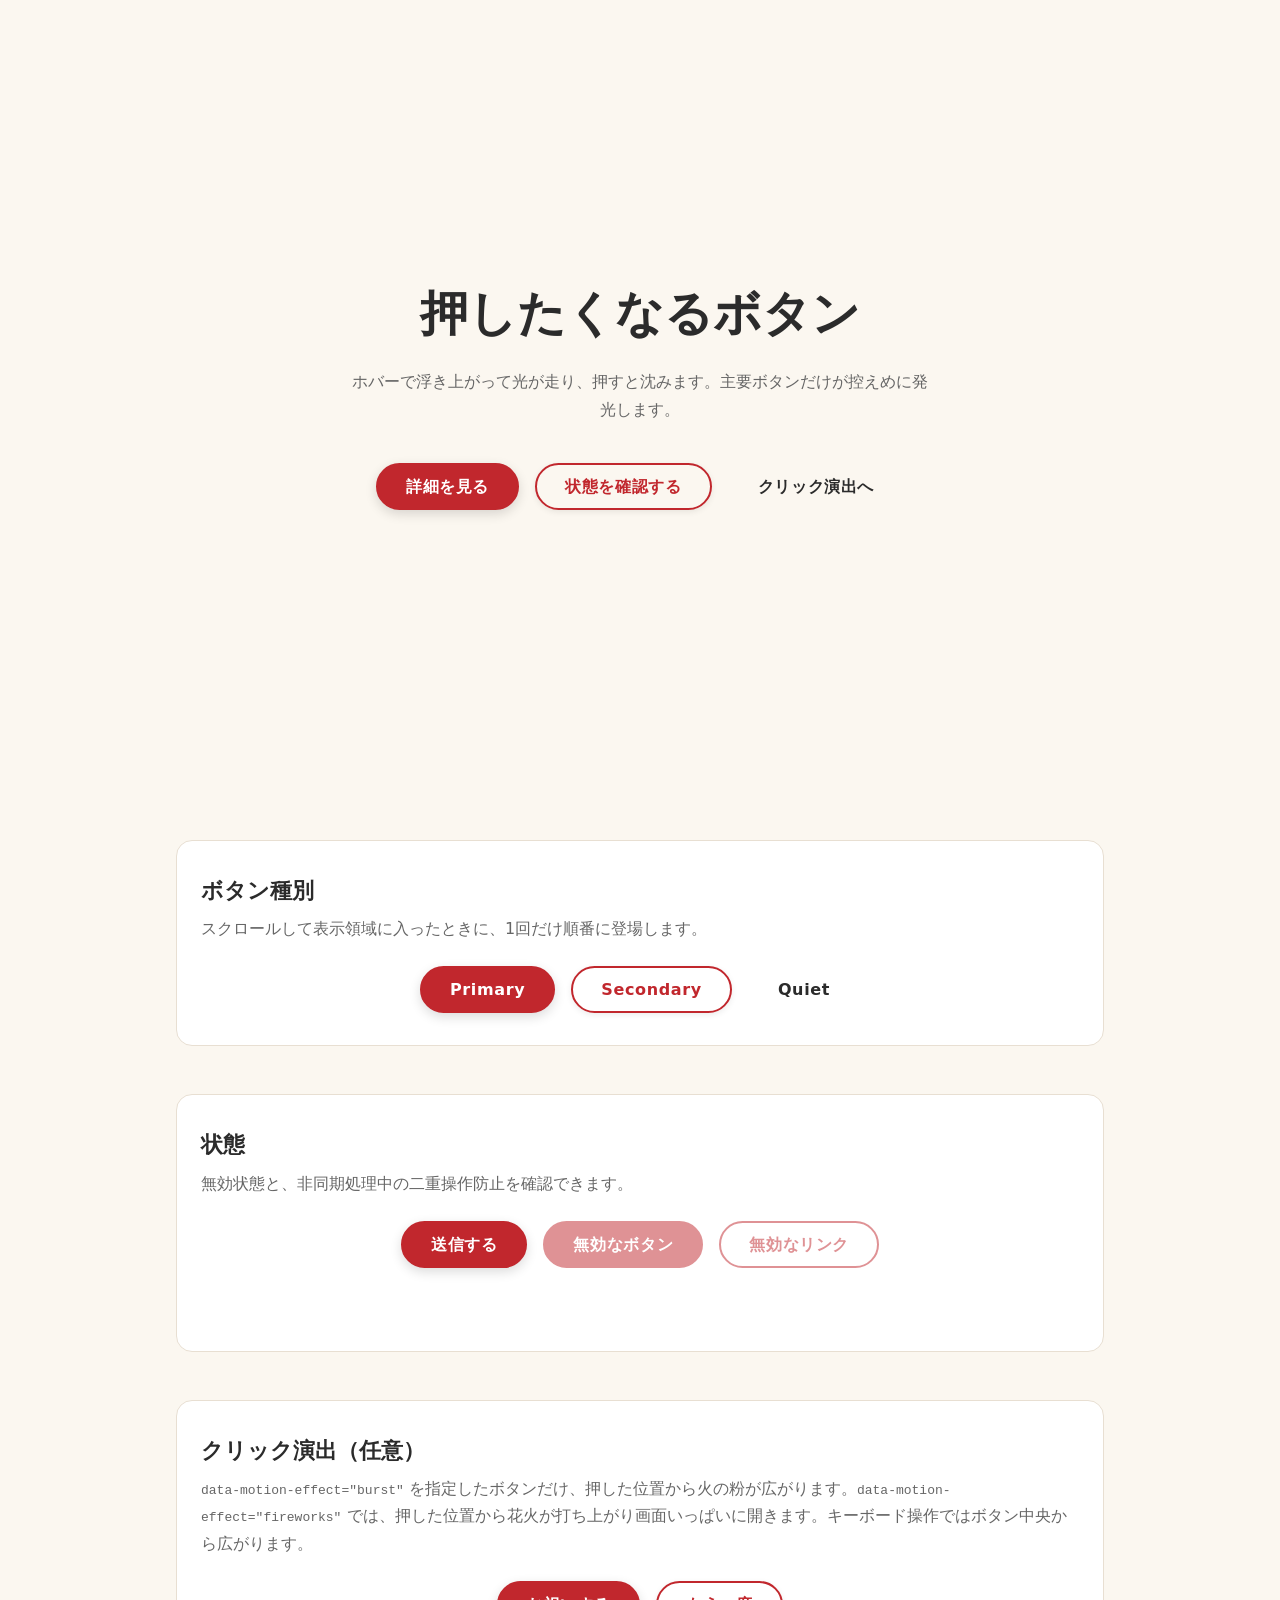
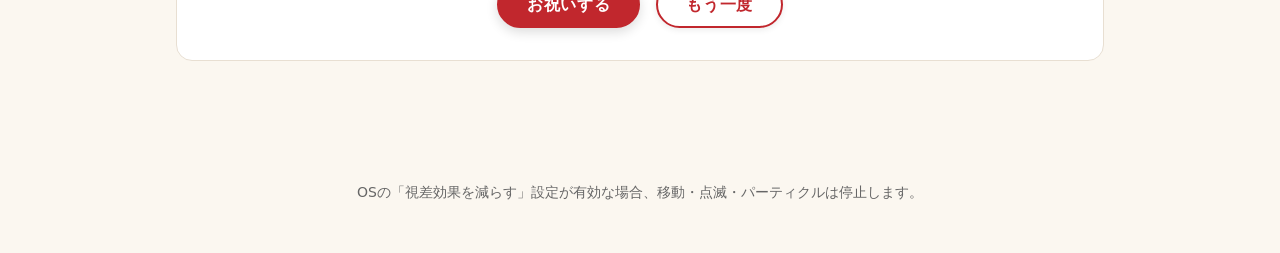
<file: hp_sample01/index.html>
<!doctype html>
<html lang="ja">
<head>
  <meta charset="utf-8">
  <meta name="viewport" content="width=device-width, initial-scale=1">
  <title>ボタン操作アニメーション</title>
  <link rel="stylesheet" href="assets/styles/button-motion.css">
  <!-- 登場前の非表示を JS 有効時だけ適用するため、head で同期読み込みする -->
  <script src="assets/scripts/button-motion.js"></script>
  <style>
    :root {
      --page-bg: #fbf7f0;
      --page-surface: #fff;
      --page-text: #2b2b2b;
      --page-muted: #666;
      --page-line: #e8dfd2;
    }

    *,
    *::before,
    *::after {
      box-sizing: border-box;
    }

    body {
      margin: 0;
      background: var(--page-bg);
      color: var(--page-text);
      font-family: system-ui, -apple-system, "Hiragino Sans", "Noto Sans JP", "Yu Gothic UI", sans-serif;
      line-height: 1.7;
    }

    main {
      max-width: 960px;
      margin: 0 auto;
      padding: 0 16px 96px;
    }

    .hero {
      display: grid;
      min-height: 88vh;
      place-content: center;
      text-align: center;
    }

    .hero h1 {
      margin: 0 0 .5em;
      font-size: clamp(1.8rem, 6vw, 3rem);
      line-height: 1.3;
    }

    .hero p {
      margin: 0 auto 2.5em;
      max-width: 36em;
      color: var(--page-muted);
    }

    .actions {
      display: flex;
      flex-wrap: wrap;
      gap: 16px;
      justify-content: center;
      align-items: center;
    }

    section.panel {
      margin-top: 48px;
      padding: 32px 24px;
      background: var(--page-surface);
      border: 1px solid var(--page-line);
      border-radius: 16px;
    }

    section.panel h2 {
      margin: 0 0 .25em;
      font-size: 1.35rem;
    }

    section.panel > p {
      margin: 0 0 1.5em;
      color: var(--page-muted);
    }

    .status {
      min-height: 1.7em;
      margin: 1em 0 0;
      text-align: center;
      font-weight: 700;
    }

    footer {
      padding: 24px 16px 48px;
      text-align: center;
      color: var(--page-muted);
      font-size: .875rem;
    }

    @media (max-width: 480px) {
      .actions .motion-btn {
        width: 100%;
      }
    }
  </style>
</head>
<body>
  <main>
    <header class="hero">
      <h1>押したくなるボタン</h1>
      <p>ホバーで浮き上がって光が走り、押すと沈みます。主要ボタンだけが控えめに発光します。</p>
      <div class="actions" data-motion-group>
        <a class="motion-btn motion-btn--primary" href="#variants">詳細を見る</a>
        <a class="motion-btn motion-btn--secondary" href="#states">状態を確認する</a>
        <a class="motion-btn motion-btn--quiet" href="#burst">クリック演出へ</a>
      </div>
    </header>

    <section class="panel" id="variants" aria-labelledby="variants-title">
      <h2 id="variants-title">ボタン種別</h2>
      <p>スクロールして表示領域に入ったときに、1回だけ順番に登場します。</p>
      <div class="actions" data-motion-group>
        <button class="motion-btn motion-btn--primary" type="button" data-motion-pulse="off">Primary</button>
        <button class="motion-btn motion-btn--secondary" type="button">Secondary</button>
        <button class="motion-btn motion-btn--quiet" type="button">Quiet</button>
      </div>
    </section>

    <section class="panel" id="states" aria-labelledby="states-title">
      <h2 id="states-title">状態</h2>
      <p>無効状態と、非同期処理中の二重操作防止を確認できます。</p>
      <div class="actions" data-motion-group>
        <button class="motion-btn motion-btn--primary" type="button" id="submit-demo" data-motion-pulse="off">送信する</button>
        <button class="motion-btn motion-btn--primary" type="button" data-motion-pulse="off" disabled>無効なボタン</button>
        <a class="motion-btn motion-btn--secondary" href="#states" aria-disabled="true">無効なリンク</a>
      </div>
      <p class="status" id="submit-status" aria-live="polite"></p>
    </section>

    <section class="panel" id="burst" aria-labelledby="burst-title">
      <h2 id="burst-title">クリック演出（任意）</h2>
      <p><code>data-motion-effect="burst"</code> を指定したボタンだけ、押した位置から火の粉が広がります。<code>data-motion-effect="fireworks"</code> では、押した位置から花火が打ち上がり画面いっぱいに開きます。キーボード操作ではボタン中央から広がります。</p>
      <div class="actions" data-motion-group>
        <button class="motion-btn motion-btn--primary" type="button" data-motion-effect="fireworks" data-motion-pulse="off">お祝いする</button>
        <button class="motion-btn motion-btn--secondary" type="button" data-motion-effect="burst">もう一度</button>
      </div>
    </section>
  </main>

  <footer>
    OSの「視差効果を減らす」設定が有効な場合、移動・点滅・パーティクルは停止します。
  </footer>

  <script>
    (function () {
      var button = document.getElementById('submit-demo');
      var status = document.getElementById('submit-status');

      button.addEventListener('click', async function () {
        ButtonMotion.setLoading(button, true);
        status.textContent = '送信しています…';
        try {
          await new Promise(function (resolve) { setTimeout(resolve, 1800); });
          status.textContent = '送信が完了しました。';
        } finally {
          ButtonMotion.setLoading(button, false);
        }
      });
    })();
  </script>
</body>
</html>
</file>
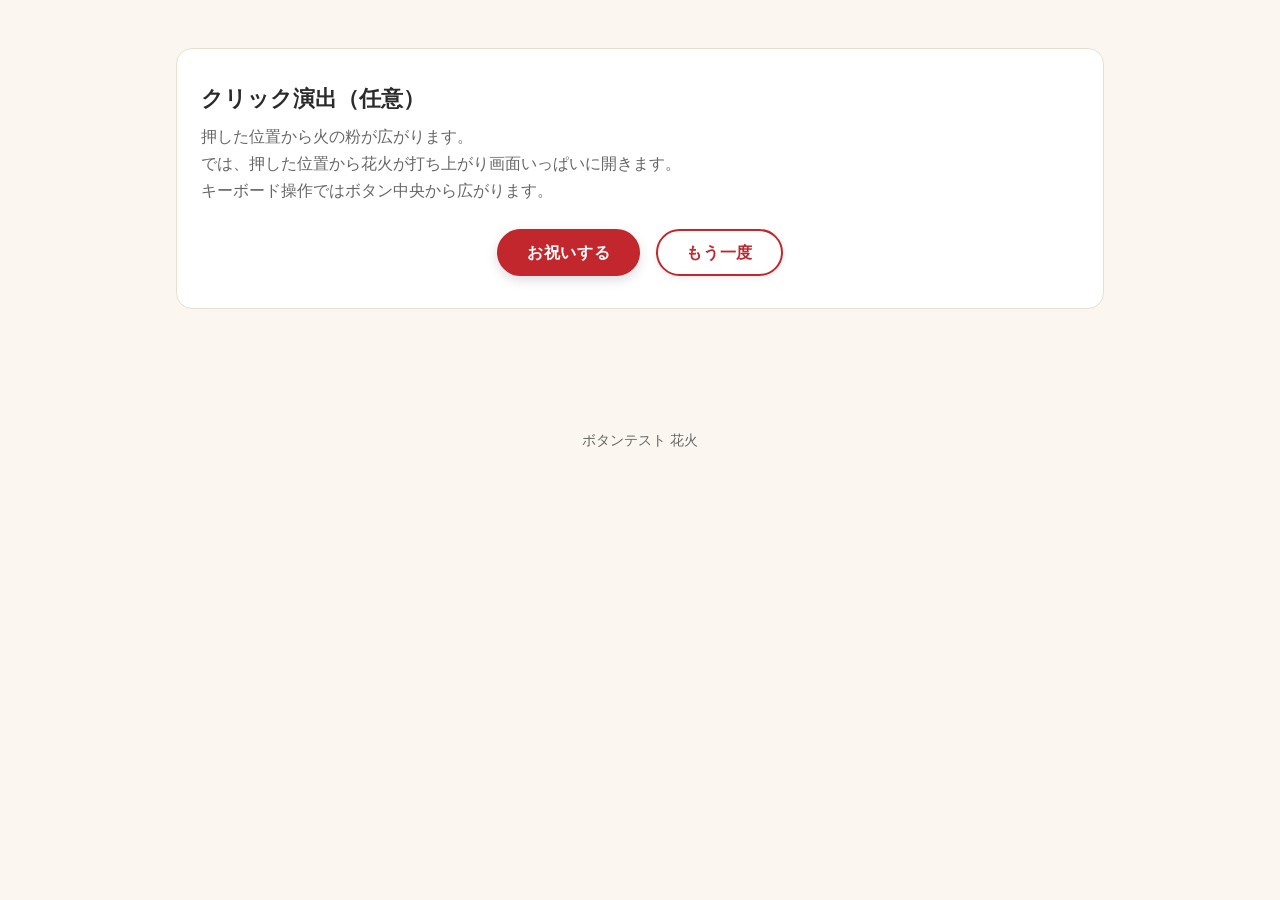
<file: hp_sample01/index2.html>
<!doctype html>
<html lang="ja">
  <head>
    <meta charset="utf-8" />
    <meta name="viewport" content="width=device-width, initial-scale=1" />
    <title>ボタン操作アニメーション</title>
    <link rel="stylesheet" href="assets/styles/button-motion.css" />
    <!-- 登場前の非表示を JS 有効時だけ適用するため、head で同期読み込みする -->
    <script src="assets/scripts/button-motion.js"></script>
    <style>
      :root {
        --page-bg: #fbf7f0;
        --page-surface: #fff;
        --page-text: #2b2b2b;
        --page-muted: #666;
        --page-line: #e8dfd2;
      }

      *,
      *::before,
      *::after {
        box-sizing: border-box;
      }

      body {
        margin: 0;
        background: var(--page-bg);
        color: var(--page-text);
        font-family:
          system-ui,
          -apple-system,
          "Hiragino Sans",
          "Noto Sans JP",
          "Yu Gothic UI",
          sans-serif;
        line-height: 1.7;
      }

      main {
        max-width: 960px;
        margin: 0 auto;
        padding: 0 16px 96px;
      }

      .hero {
        display: grid;
        min-height: 88vh;
        place-content: center;
        text-align: center;
      }

      .hero h1 {
        margin: 0 0 0.5em;
        font-size: clamp(1.8rem, 6vw, 3rem);
        line-height: 1.3;
      }

      .hero p {
        margin: 0 auto 2.5em;
        max-width: 36em;
        color: var(--page-muted);
      }

      .actions {
        display: flex;
        flex-wrap: wrap;
        gap: 16px;
        justify-content: center;
        align-items: center;
      }

      section.panel {
        margin-top: 48px;
        padding: 32px 24px;
        background: var(--page-surface);
        border: 1px solid var(--page-line);
        border-radius: 16px;
      }

      section.panel h2 {
        margin: 0 0 0.25em;
        font-size: 1.35rem;
      }

      section.panel > p {
        margin: 0 0 1.5em;
        color: var(--page-muted);
      }

      .status {
        min-height: 1.7em;
        margin: 1em 0 0;
        text-align: center;
        font-weight: 700;
      }

      footer {
        padding: 24px 16px 48px;
        text-align: center;
        color: var(--page-muted);
        font-size: 0.875rem;
      }

      @media (max-width: 480px) {
        .actions .motion-btn {
          width: 100%;
        }
      }
    </style>
  </head>
  <body>
    <main>
      <section class="panel" id="burst" aria-labelledby="burst-title">
        <h2 id="burst-title">クリック演出（任意）</h2>
        <p>
          押した位置から火の粉が広がります。<br />
          では、押した位置から花火が打ち上がり画面いっぱいに開きます。<br />
          キーボード操作ではボタン中央から広がります。
        </p>
        <div class="actions" data-motion-group>
          <button
            class="motion-btn motion-btn--primary"
            type="button"
            data-motion-effect="fireworks"
            data-motion-pulse="off"
          >
            お祝いする
          </button>
          <button
            class="motion-btn motion-btn--secondary"
            type="button"
            data-motion-effect="burst"
          >
            もう一度
          </button>
        </div>
      </section>
    </main>

    <footer>ボタンテスト 花火</footer>

    <script>
      (function () {
        var button = document.getElementById("submit-demo");
        var status = document.getElementById("submit-status");

        button.addEventListener("click", async function () {
          ButtonMotion.setLoading(button, true);
          status.textContent = "送信しています…";
          try {
            await new Promise(function (resolve) {
              setTimeout(resolve, 1800);
            });
            status.textContent = "送信が完了しました。";
          } finally {
            ButtonMotion.setLoading(button, false);
          }
        });
      })();
    </script>
  </body>
</html>
</file>
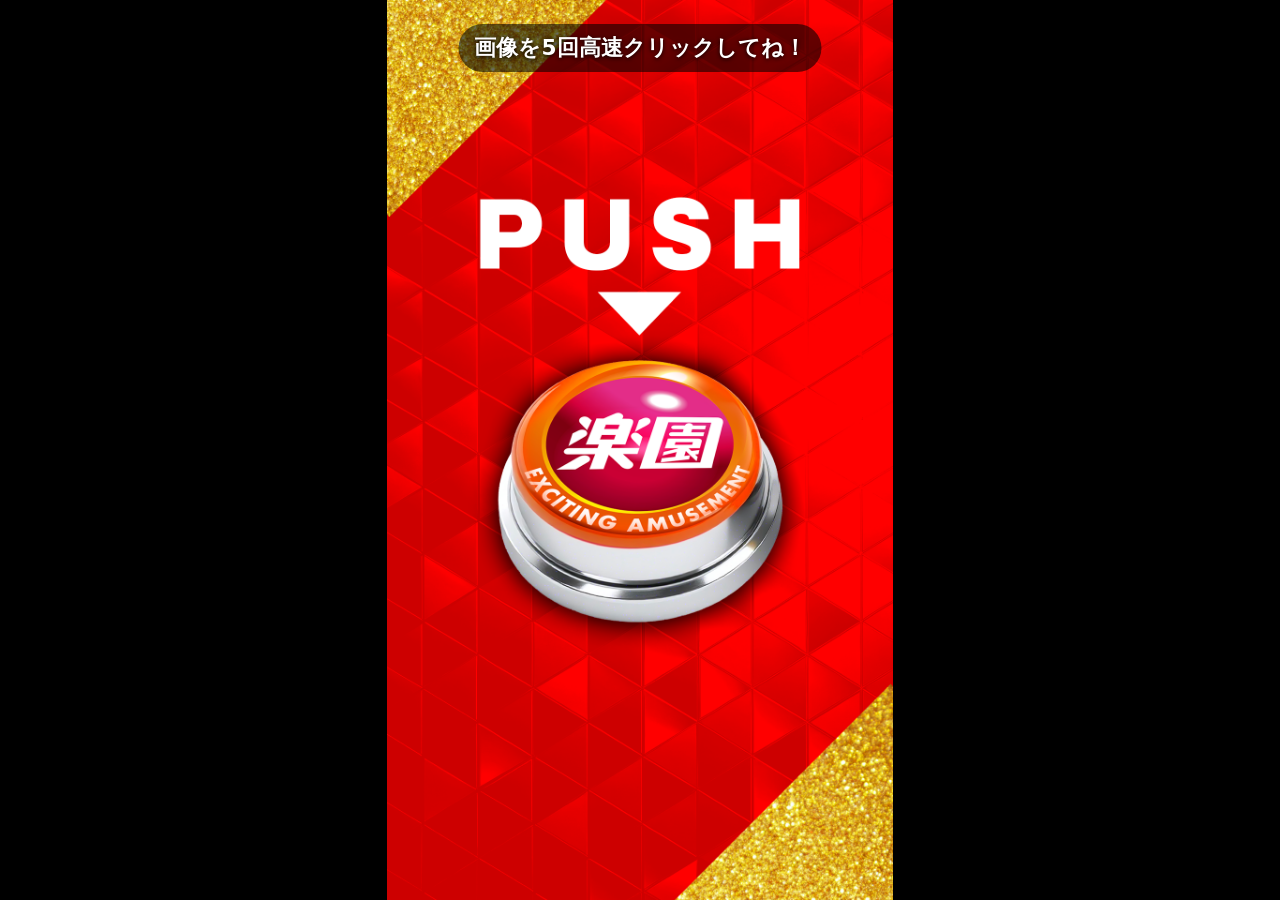
<file: hp_sample01/index3.html>
<!doctype html>
<html lang="ja">
  <head>
    <meta charset="utf-8" />
    <meta
      name="viewport"
      content="width=device-width, initial-scale=1, viewport-fit=cover"
    />
    <meta name="theme-color" content="#000000" />
    <title>スペシャルページ</title>
    <link rel="stylesheet" href="css/style.css" />
  </head>
  <body>
    <main
      class="page"
      id="click-area"
      role="button"
      tabindex="0"
      aria-label="画面を5回押すと特設サイトへ移動します"
    >
      <p class="instruction">画像を5回高速クリックしてね！</p>
      <div class="burst-layer" id="burst-layer" aria-hidden="true"></div>
      <p class="sr-only" id="click-status" aria-live="polite">あと5回です</p>
    </main>

    <script>
      (function () {
        "use strict";

        var MAX_CLICKS = 5;
        var REDIRECT_URL = "https://shibuya.lp-rakuen.com";
        var particleImages = [
          { src: "img/xl.png", size: [82, 128] },
          { src: "img/l.png", size: [52, 82] },
          { src: "img/m.png", size: [34, 58] },
          { src: "img/s.png", size: [22, 38] },
        ];

        var clickArea = document.getElementById("click-area");
        var burstLayer = document.getElementById("burst-layer");
        var clickStatus = document.getElementById("click-status");
        var clickCount = 0;
        var redirecting = false;

        // 初回操作時の表示遅れを抑えるため、花火画像を先読みする。
        particleImages.forEach(function (item) {
          var image = new Image();
          image.src = item.src;
        });

        function randomBetween(min, max) {
          return min + Math.random() * (max - min);
        }

        function createBurst(x, y, options) {
          options = options || {};
          var countScale = options.countScale || 1;
          var travelScale = options.travelScale || 1;
          var sizeScale = options.sizeScale || 1;
          var particleCount = Math.round(
            (window.innerWidth < 600 ? 14 : 18) * countScale,
          );
          var travel =
            Math.min(
              Math.max(window.innerWidth, window.innerHeight) * 0.36,
              440,
            ) * travelScale;

          for (var i = 0; i < particleCount; i += 1) {
            var image = particleImages[i % particleImages.length];
            var angle =
              (Math.PI * 2 * i) / particleCount + randomBetween(-0.16, 0.16);
            var distance = travel * randomBetween(0.5, 1.08);
            var particle = document.createElement("img");

            particle.className = "particle";
            particle.src = image.src;
            particle.alt = "";
            particle.draggable = false;
            particle.style.left = x + "px";
            particle.style.top = y + "px";
            particle.style.setProperty(
              "--size",
              randomBetween(image.size[0], image.size[1]) * sizeScale + "px",
            );
            particle.style.setProperty(
              "--move-x",
              Math.cos(angle) * distance + "px",
            );
            particle.style.setProperty(
              "--move-y",
              Math.sin(angle) * distance + "px",
            );
            particle.style.setProperty("--drop", randomBetween(20, 90) + "px");
            particle.style.setProperty(
              "--rotate",
              randomBetween(-540, 540) + "deg",
            );
            particle.style.setProperty(
              "--end-scale",
              randomBetween(0.72, 1.18),
            );
            particle.style.setProperty(
              "--duration",
              randomBetween(780, 1250) + "ms",
            );
            particle.style.animationDelay = randomBetween(0, 80) + "ms";

            particle.addEventListener("animationend", function (event) {
              event.currentTarget.remove();
            });
            burstLayer.appendChild(particle);
          }
        }

        // 上から降り注ぐキャラクター（フィナーレ用）。
        function createRain(count) {
          var width = window.innerWidth;
          var height = window.innerHeight;

          for (var i = 0; i < count; i += 1) {
            var image = particleImages[i % particleImages.length];
            var particle = document.createElement("img");

            particle.className = "particle-rain";
            particle.src = image.src;
            particle.alt = "";
            particle.draggable = false;
            particle.style.left = randomBetween(-5, 100) + "%";
            particle.style.setProperty(
              "--size",
              randomBetween(image.size[0], image.size[1]) * 1.2 + "px",
            );
            particle.style.setProperty(
              "--fall",
              height + 260 + "px",
            );
            particle.style.setProperty(
              "--sway",
              randomBetween(-0.25, 0.25) * width + "px",
            );
            particle.style.setProperty(
              "--rotate",
              randomBetween(-900, 900) + "deg",
            );
            particle.style.setProperty(
              "--duration",
              randomBetween(1100, 1900) + "ms",
            );
            particle.style.animationDelay = randomBetween(0, 1400) + "ms";

            particle.addEventListener("animationend", function (event) {
              event.currentTarget.remove();
            });
            burstLayer.appendChild(particle);
          }
        }

        // 5回目：画面全体にキャラクターを激しくばらまく。
        function finale(x, y) {
          var width = window.innerWidth;
          var height = window.innerHeight;
          var isSmall = width < 600;

          clickArea.classList.add("is-finale");

          // 中心から特大の爆発。
          createBurst(x, y, { countScale: 3, travelScale: 2.6, sizeScale: 1.4 });
          createBurst(width / 2, height / 2, {
            countScale: 2.5,
            travelScale: 3,
            sizeScale: 1.6,
          });

          // 画面のあちこちで連続爆発。
          var waves = isSmall ? 14 : 20;
          for (var i = 0; i < waves; i += 1) {
            window.setTimeout(function () {
              createBurst(
                randomBetween(0.05, 0.95) * width,
                randomBetween(0.05, 0.95) * height,
                {
                  countScale: randomBetween(0.9, 1.4),
                  travelScale: randomBetween(1.2, 2),
                  sizeScale: randomBetween(1, 1.5),
                },
              );
            }, 90 + i * 85);
          }

          // 上からキャラクターの雨。
          createRain(isSmall ? 50 : 80);
        }

        function activate(x, y) {
          if (redirecting) return;

          clickCount += 1;

          var remaining = MAX_CLICKS - clickCount;
          clickStatus.textContent =
            remaining > 0 ? "あと" + remaining + "回です" : "移動します";

          if (clickCount >= MAX_CLICKS) {
            redirecting = true;
            finale(x, y);
            window.setTimeout(function () {
              window.location.href = REDIRECT_URL;
            }, 2800);
          } else {
            createBurst(x, y);
          }
        }

        clickArea.addEventListener("click", function (event) {
          activate(event.clientX, event.clientY);
        });

        clickArea.addEventListener("keydown", function (event) {
          if (event.key !== "Enter" && event.key !== " ") return;
          event.preventDefault();
          var rect = clickArea.getBoundingClientRect();
          activate(rect.left + rect.width / 2, rect.top + rect.height / 2);
        });

        // Chromeの「戻る」でBFCacheから復元された場合も、もう一度遊べる状態に戻す。
        window.addEventListener("pageshow", function () {
          clickCount = 0;
          redirecting = false;
          clickArea.classList.remove("is-finale");
          clickStatus.textContent = "あと" + MAX_CLICKS + "回です";
          burstLayer.replaceChildren();
        });
      })();
    </script>
  </body>
</html>
</file>
<file: hp_sample01/assets/styles/button-motion.css>
/*
 * ボタン操作アニメーション機構
 * 設計書: docs/設計書20260929.md
 *
 * レイヤー: Tokens → Base → Variant → State → Motion → Accessibility
 */

/* ========== Tokens ========== */
:root {
  --motion-accent: #c1272d;
  --motion-accent-rgb: 193, 39, 45;
  --motion-on-accent: #fff;
  --motion-text: #2b2b2b;
  --motion-focus: #1f3a5c;

  /* burst 演出で使うアクセント色（2〜3色） */
  --motion-particle-1: #c1272d;
  --motion-particle-2: #f2a900;
  --motion-particle-3: #ff7a3d;

  --motion-fast: 120ms;
  --motion-normal: 300ms;
  --motion-enter: 600ms;
  --motion-stagger: 120ms;
  --motion-pulse: 2.2s;
  --motion-ease-out-back: cubic-bezier(.34, 1.56, .64, 1);

  --motion-radius: 999px;
  --motion-shadow: 0 4px 12px rgba(0, 0, 0, .14);
  --motion-shadow-hover: 0 12px 26px rgba(0, 0, 0, .22);
  --motion-shadow-weak: 0 2px 6px rgba(0, 0, 0, .08);
}

/* ========== Base ========== */
.motion-btn {
  --motion-shine: rgba(255, 255, 255, .45);

  position: relative;
  isolation: isolate;
  overflow: hidden;
  display: inline-flex;
  align-items: center;
  justify-content: center;
  gap: .5em;
  box-sizing: border-box;
  min-width: 44px;
  min-height: 44px;
  padding: .75em 1.75em;
  border: 2px solid transparent;
  border-radius: var(--motion-radius);
  font: inherit;
  font-weight: 700;
  line-height: 1.2;
  letter-spacing: .04em;
  text-align: center;
  text-decoration: none;
  cursor: pointer;
  -webkit-tap-highlight-color: transparent;
  box-shadow: var(--motion-shadow);
  transform: none;
  transition:
    transform var(--motion-normal) var(--motion-ease-out-back),
    box-shadow var(--motion-normal) ease,
    background-color var(--motion-normal) ease,
    border-color var(--motion-normal) ease,
    color var(--motion-normal) ease,
    filter var(--motion-fast) ease,
    opacity var(--motion-normal) ease;
}

/* ホバー光沢（装飾のみ。クリック判定を妨げない） */
.motion-btn::after {
  content: "";
  position: absolute;
  top: 0;
  bottom: 0;
  left: 0;
  z-index: -1;
  width: 40%;
  background: linear-gradient(100deg, transparent, var(--motion-shine), transparent);
  transform: translateX(-130%) skewX(-20deg);
  pointer-events: none;
}

/* ========== Variant ========== */
.motion-btn--primary {
  background-color: var(--motion-accent);
  border-color: var(--motion-accent);
  color: var(--motion-on-accent);
}

.motion-btn--secondary {
  --motion-shine: rgba(var(--motion-accent-rgb), .18);
  background-color: transparent;
  border-color: var(--motion-accent);
  color: var(--motion-accent);
  box-shadow: var(--motion-shadow-weak);
}

.motion-btn--quiet {
  --motion-shine: rgba(var(--motion-accent-rgb), .14);
  background-color: transparent;
  color: var(--motion-text);
  box-shadow: none;
}

/* ========== State: hover（精密ポインターのみ） ========== */
@media (hover: hover) and (pointer: fine) {
  .motion-btn:hover {
    transform: translateY(-4px) scale(1.045);
    box-shadow: var(--motion-shadow-hover);
  }

  .motion-btn--quiet:hover {
    background-color: rgba(var(--motion-accent-rgb), .08);
    box-shadow: var(--motion-shadow-weak);
  }

  .motion-btn:hover::after {
    transform: translateX(290%) skewX(-20deg);
    transition: transform var(--motion-enter) ease;
  }

  /* ホバー中は発光を止め、ホバーの影を優先する */
  .motion-btn.is-pulse-ready:hover {
    animation: none;
  }
}

/* ========== State: pressed ========== */
.motion-btn:active {
  transform: translateY(-1px) scale(.98);
  box-shadow: var(--motion-shadow);
  filter: brightness(.94);
  transition-duration: var(--motion-fast);
}

.motion-btn--quiet:active {
  box-shadow: none;
}

/* ========== State: focus ========== */
.motion-btn:focus-visible {
  outline: 2px solid var(--motion-focus);
  outline-offset: 3px;
}

/* ========== Motion: pulse（Primary、登場完了後のみ） ========== */
.motion-btn--primary.is-pulse-ready {
  animation: motion-pulse var(--motion-pulse) ease-out infinite;
}

@keyframes motion-pulse {
  0% {
    box-shadow: var(--motion-shadow), 0 0 0 0 rgba(var(--motion-accent-rgb), .55);
  }
  70%,
  100% {
    box-shadow: var(--motion-shadow), 0 0 0 12px rgba(var(--motion-accent-rgb), 0);
  }
}

/* ========== Motion: enter ========== */
/* .motion-js は JS 読み込み時のみ付与される。JS 無効時は常に表示される。 */
.motion-js [data-motion-group] > .motion-btn:not(.is-entered) {
  opacity: 0;
}

.motion-js [data-motion-group] > .motion-btn.is-entered:not(.is-enter-done) {
  animation: motion-enter var(--motion-enter) var(--motion-ease-out-back) backwards;
  animation-delay: calc(var(--motion-index, 0) * var(--motion-stagger));
}

@keyframes motion-enter {
  0% {
    opacity: 0;
    transform: scale(.6) translateY(10px);
  }
  65% {
    opacity: 1;
    transform: scale(1.06) translateY(0);
  }
  100% {
    opacity: 1;
    transform: scale(1) translateY(0);
  }
}

/* ========== State: disabled ========== */
.motion-btn:disabled,
.motion-btn[aria-disabled="true"] {
  opacity: .5;
  cursor: not-allowed;
  box-shadow: none;
  transform: none;
  filter: none;
  animation: none;
}

.motion-btn:disabled::after,
.motion-btn[aria-disabled="true"]::after {
  display: none;
}

/* ========== State: loading ========== */
.motion-btn.is-loading {
  opacity: .85;
  cursor: progress;
  animation: none;
}

.motion-btn.is-loading::before {
  content: "";
  flex: none;
  box-sizing: border-box;
  width: 1em;
  height: 1em;
  border: 2px solid currentColor;
  border-right-color: transparent;
  border-radius: 50%;
  animation: motion-spin .8s linear infinite;
}

@keyframes motion-spin {
  to {
    transform: rotate(360deg);
  }
}

/* ========== Motion: burst particle ========== */
.motion-particle {
  position: fixed;
  top: 0;
  left: 0;
  z-index: 9999;
  width: var(--size, 5px);
  height: var(--size, 5px);
  border-radius: 50%;
  background: var(--color, var(--motion-accent));
  pointer-events: none;
  will-change: transform, opacity;
  transform: translate(var(--x), var(--y)) translate(-50%, -50%);
  animation: motion-particle var(--duration, 600ms) cubic-bezier(.2, .7, .3, 1) forwards;
}

@keyframes motion-particle {
  0% {
    opacity: 1;
    transform: translate(var(--x), var(--y)) translate(-50%, -50%) scale(1);
  }
  100% {
    opacity: 0;
    transform:
      translate(calc(var(--x) + var(--dx)), calc(var(--y) + var(--dy)))
      translate(-50%, -50%)
      scale(.3);
  }
}

/* ========== Motion: fireworks ========== */
.motion-fireworks {
  position: fixed;
  top: 0;
  left: 0;
  z-index: 9999;
  width: 100vw;
  height: 100vh;
  pointer-events: none;
}

/* ========== Accessibility: reduced motion ========== */
@media (prefers-reduced-motion: reduce) {
  .motion-btn,
  .motion-btn::before,
  .motion-btn::after,
  .motion-particle {
    animation: none !important;
    transition-duration: .01ms !important;
  }

  /* 移動・拡大は止め、色・影・フォーカスリングで状態差を維持する */
  .motion-btn {
    transform: none !important;
  }

  .motion-btn::after,
  .motion-particle,
  .motion-fireworks {
    display: none;
  }

  .motion-js [data-motion-group] > .motion-btn:not(.is-entered) {
    opacity: 1;
    transform: none;
  }
}

/* ========== Accessibility: forced colors ========== */
@media (forced-colors: active) {
  .motion-btn {
    border-color: ButtonText;
  }

  .motion-btn::after,
  .motion-particle,
  .motion-fireworks {
    display: none;
  }

  .motion-btn:focus-visible {
    outline-color: Highlight;
  }

  .motion-btn:disabled,
  .motion-btn[aria-disabled="true"] {
    opacity: 1;
    color: GrayText;
    border-color: GrayText;
  }
}
</file>
<file: hp_sample01/css/style.css>
*,
*::before,
*::after {
  box-sizing: border-box;
}

html,
body {
  width: 100%;
  min-height: 100%;
  margin: 0;
  overflow: hidden;
  background: #000;
}

body {
  min-height: 100vh;
  min-height: 100dvh;
  font-family: system-ui, -apple-system, "Hiragino Sans", "Noto Sans JP", sans-serif;
  -webkit-tap-highlight-color: transparent;
  user-select: none;
}

.page {
  position: relative;
  width: 100%;
  height: 100vh;
  height: 100dvh;
  overflow: hidden;
  background: #000 url("../img/top_01.png") center center / contain no-repeat;
  cursor: pointer;
  touch-action: manipulation;
}

.page:focus-visible {
  outline: 4px solid #fff;
  outline-offset: -4px;
}

.instruction {
  position: absolute;
  z-index: 1;
  top: max(24px, env(safe-area-inset-top));
  left: 50%;
  width: max-content;
  max-width: calc(100% - 32px);
  margin: 0;
  padding: 8px 16px;
  transform: translateX(-50%);
  border-radius: 999px;
  background: rgb(0 0 0 / 58%);
  color: #fff;
  font-size: clamp(1rem, 4.2vw, 1.35rem);
  font-weight: 800;
  line-height: 1.5;
  text-align: center;
  text-shadow: 0 1px 4px #000;
  pointer-events: none;
}

.burst-layer {
  position: absolute;
  inset: 0;
  overflow: hidden;
  pointer-events: none;
}

.particle {
  position: absolute;
  z-index: 2;
  width: var(--size);
  height: auto;
  pointer-events: none;
  will-change: transform, opacity;
  filter: drop-shadow(0 0 8px rgb(255 255 255 / 45%));
  transform: translate(-50%, -50%) scale(0.15) rotate(0deg);
  animation: burst var(--duration) cubic-bezier(0.13, 0.72, 0.18, 1) forwards;
}

@keyframes burst {
  0% {
    opacity: 0;
    transform: translate(-50%, -50%) scale(0.15) rotate(0deg);
  }
  10% {
    opacity: 1;
  }
  72% {
    opacity: 1;
  }
  100% {
    opacity: 0;
    transform:
      translate(
        calc(-50% + var(--move-x)),
        calc(-50% + var(--move-y) + var(--drop))
      )
      scale(var(--end-scale))
      rotate(var(--rotate));
  }
}

/* フィナーレ：画面シェイク＋フラッシュ */
.page.is-finale {
  animation: finale-shake 90ms linear 14;
}

.page.is-finale::after {
  content: "";
  position: absolute;
  z-index: 3;
  inset: 0;
  pointer-events: none;
  background: radial-gradient(circle, #fff 0%, rgb(255 230 120 / 70%) 40%, rgb(255 80 160 / 0%) 75%);
  mix-blend-mode: screen;
  animation: finale-flash 2.6s ease-out forwards;
}

/* settings.php で shake / flash を false にした場合 */
.page.is-finale.no-shake {
  animation: none;
}

.page.is-finale.no-flash::after {
  content: none;
}

.page.is-finale .instruction {
  opacity: 0;
  transition: opacity 200ms;
}

@keyframes finale-shake {
  0% { transform: translate(0, 0); }
  25% { transform: translate(-10px, 6px) rotate(-0.6deg); }
  50% { transform: translate(8px, -8px) rotate(0.6deg); }
  75% { transform: translate(-6px, -4px) rotate(-0.4deg); }
  100% { transform: translate(0, 0); }
}

@keyframes finale-flash {
  0% { opacity: 0; }
  6% { opacity: 1; }
  20% { opacity: 0.2; }
  30% { opacity: 0.8; }
  45% { opacity: 0.1; }
  55% { opacity: 0.6; }
  100% { opacity: 0; }
}

.particle-rain {
  position: absolute;
  z-index: 2;
  top: -140px;
  width: var(--size);
  height: auto;
  pointer-events: none;
  opacity: 0;
  will-change: transform, opacity;
  filter: drop-shadow(0 0 10px rgb(255 255 255 / 55%));
  animation: rain var(--duration) cubic-bezier(0.45, 0, 0.8, 0.6) forwards;
}

@keyframes rain {
  0% {
    opacity: 1;
    transform: translate(0, 0) rotate(0deg);
  }
  100% {
    opacity: 1;
    transform: translate(var(--sway), var(--fall)) rotate(var(--rotate));
  }
}

.sr-only {
  position: absolute;
  width: 1px;
  height: 1px;
  padding: 0;
  margin: -1px;
  overflow: hidden;
  clip: rect(0, 0, 0, 0);
  white-space: nowrap;
  border: 0;
}

@media (prefers-reduced-motion: reduce) {
  .particle {
    animation-duration: 300ms;
  }

  .page.is-finale {
    animation: none;
  }
}
</file>
